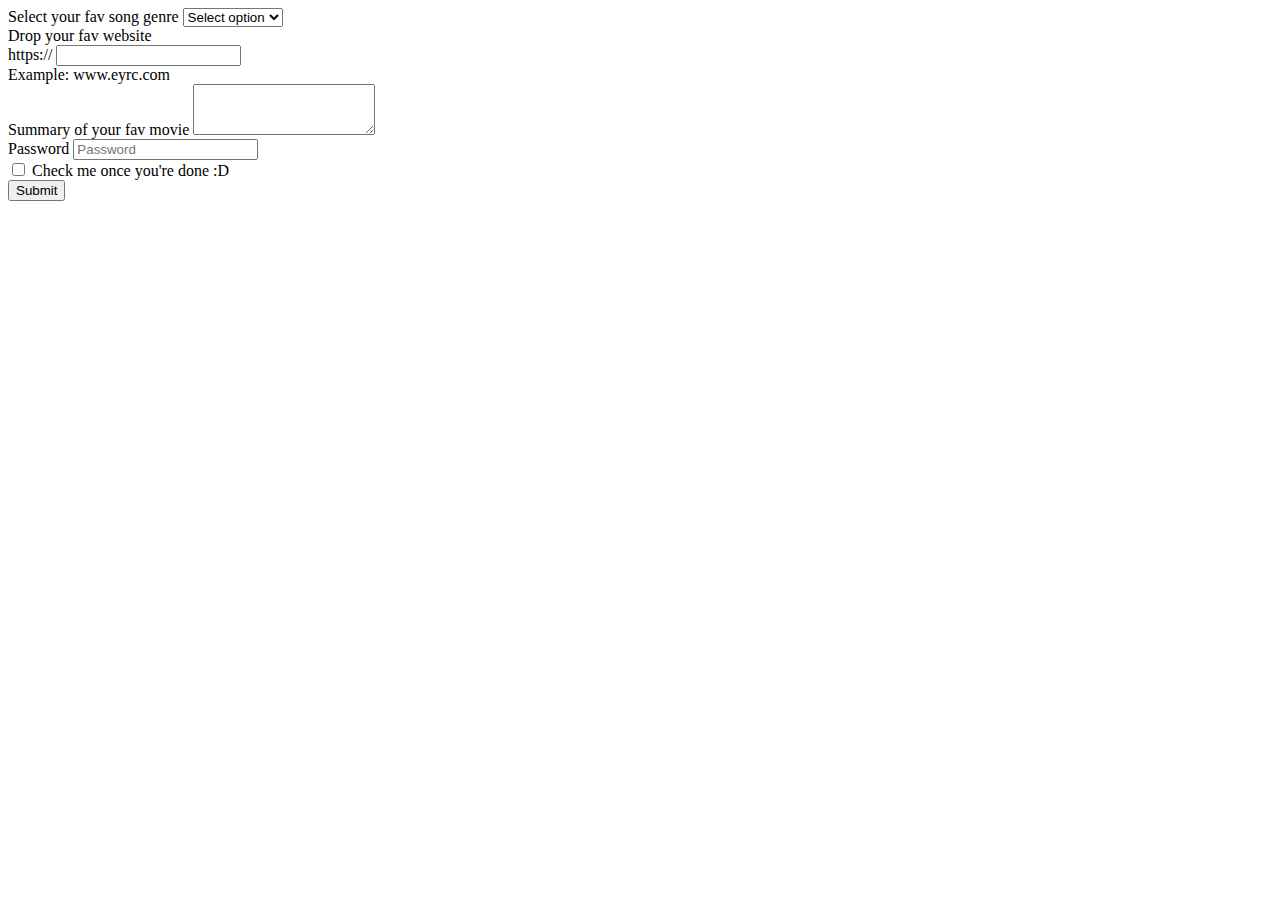
<file: control-panel/form-examples/index.html>
<!DOCTYPE html>
<html>

<head>
    <meta name="viewport" content="width=device-width, initial-scale=1.0">
    <meta charset="utf-8">
    <meta name="viewport" content="width=device-width, initial-scale=1">
    <title>Form Examples</title>
    <link href="https://cdn.jsdelivr.net/npm/bootstrap@5.3.0-alpha1/dist/css/bootstrap.min.css" rel="stylesheet"
        integrity="sha384-GLhlTQ8iRABdZLl6O3oVMWSktQOp6b7In1Zl3/Jr59b6EGGoI1aFkw7cmDA6j6gD" crossorigin="anonymous">
</head>

<body class="w-90 mt-md-5 container px-4">

    <form>

        <!-- select list -->
        <div class="form-group mb-3">
            <label for="exampleFormControlSelect1">Select your fav song genre</label>
            <select class="form-control" id="exampleFormControlSelect1">
                <option>Select option</option>
                <option>pop</option>
                <option>ballad</option>
                <option>rap</option>
                <option>rock</option>
                <option>hip hop</option>
                <option>country</option>
                <option>jazz</option>
                <option>classics</option>
                <option>not listed</option>
            </select>
        </div>

        <!-- http form -->
        <div class="mb-3">
            <label for="basic-url" class="form-label">Drop your fav website</label>
            <div class="input-group">
                <span class="input-group-text" id="basic-addon3">https://</span>
                <input type="text" class="form-control" id="basic-url" aria-describedby="basic-addon3">
            </div>
            <div class="form-text">Example: www.eyrc.com</div>
        </div>

        <!-- text area -->
        <div class="form-group mb-3">
            <label for="exampleFormControlTextarea1">Summary of your fav movie</label>
            <textarea class="form-control" id="exampleFormControlTextarea1" rows="3"></textarea>
        </div>

        <!-- password -->
        <div class="form-group mb-4">
            <label for="exampleInputPassword1">Password</label>
            <input type="password" class="form-control" id="exampleInputPassword1" placeholder="Password">
        </div>

        <!-- checkbox -->
        <div class="form-check mb-5">
            <input type="checkbox" class="form-check-input" id="exampleCheck1">
            <label class="form-check-label" for="exampleCheck1">Check me once you're done :D</label>
        </div>

        <button type="submit" class="btn btn-primary">Submit</button>
    </form>


    <!-- bootstrap js -->
    <link href="https://cdn.jsdelivr.net/npm/bootstrap@5.3.0-alpha1/dist/css/bootstrap.min.css" rel="stylesheet"
        integrity="sha384-GLhlTQ8iRABdZLl6O3oVMWSktQOp6b7In1Zl3/Jr59b6EGGoI1aFkw7cmDA6j6gD" crossorigin="anonymous">
</body>

</html>
</file>
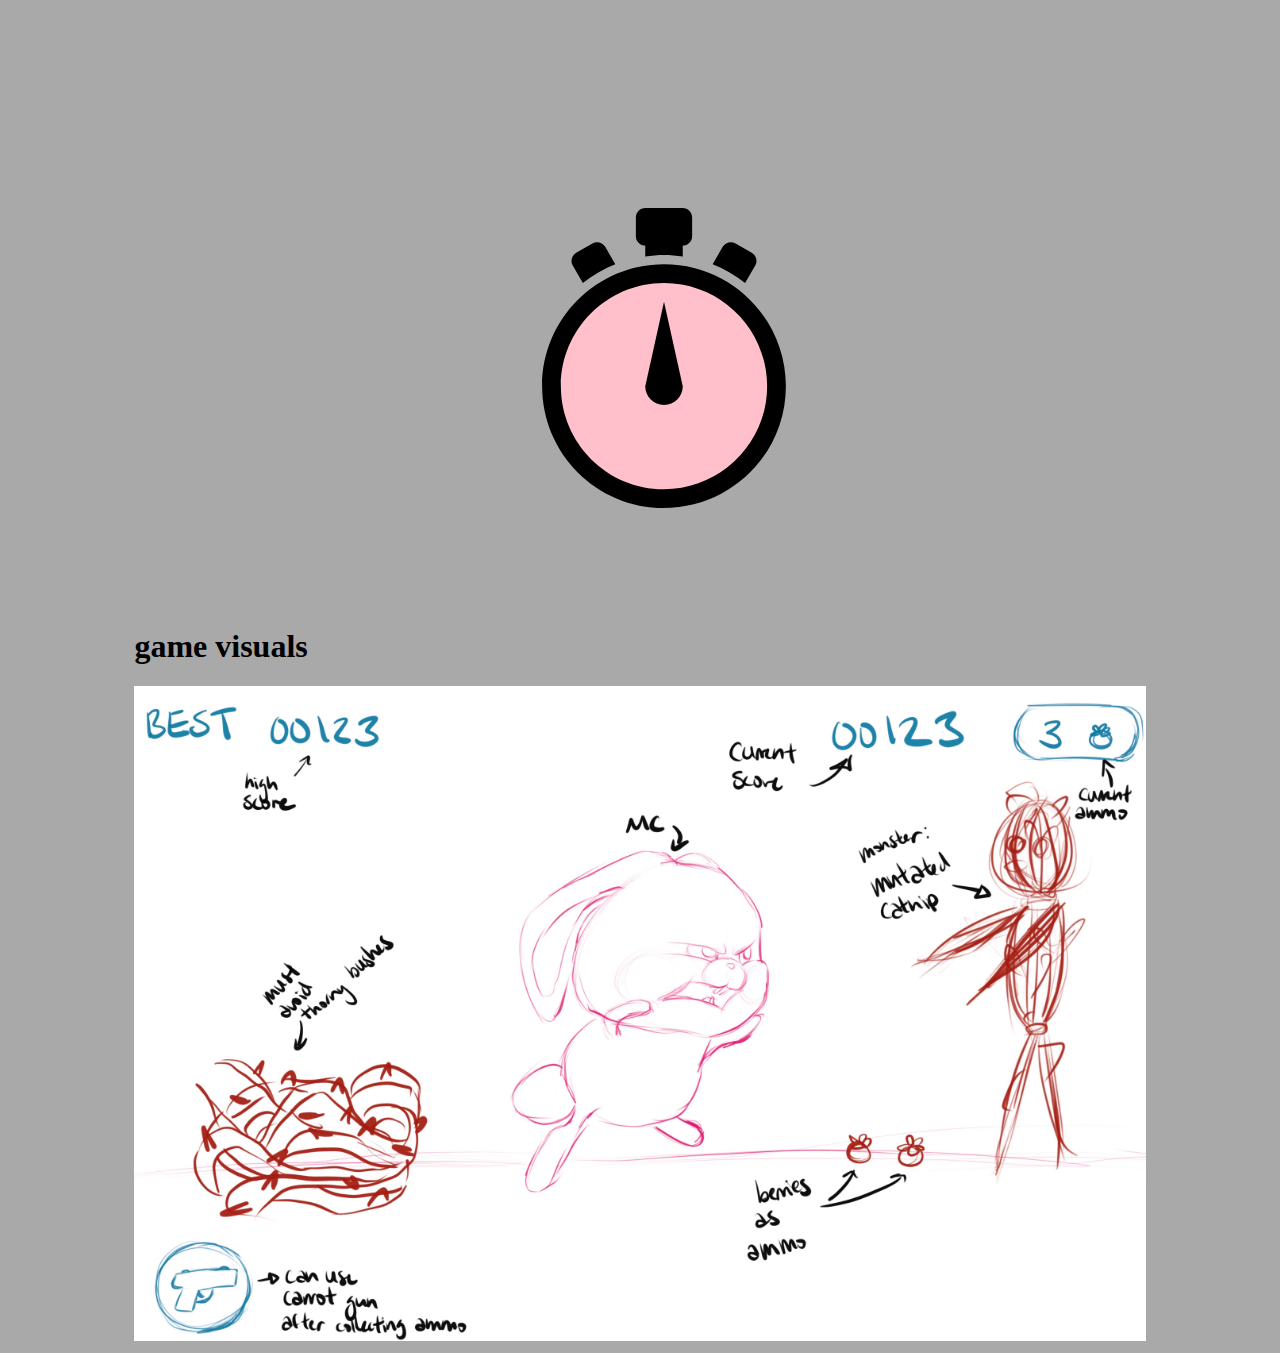
<file: game-ui/assets/index.html>
<!DOCTYPE html>
<html lang="en">
<head>
    <meta charset="UTF-8">
    <meta http-equiv="X-UA-Compatible" content="IE=edge">
    <meta name="viewport" content="width=device-width, initial-scale=1.0">
    <title>Stopwatch</title>
    <link rel="stylesheet" href="style.css" /> 
</head>
<body>
    <div id="stopwatch" class="stopwatch">
        <div class="background"></div>
        <img src="bezel.svg" alt="bezel" class="bezel">
        <img src="button.svg" alt="button" class="button">
        <img src="needle.svg" alt="needle" class="needle">

    </div>

    <script src="script.js"></script>


    <div class="assignment">
        <h1>game visuals</h1>
        <img src="Untitled_Artwork copy.jpg" alt="stuff">
    </div>

</body>
</html>
</file>
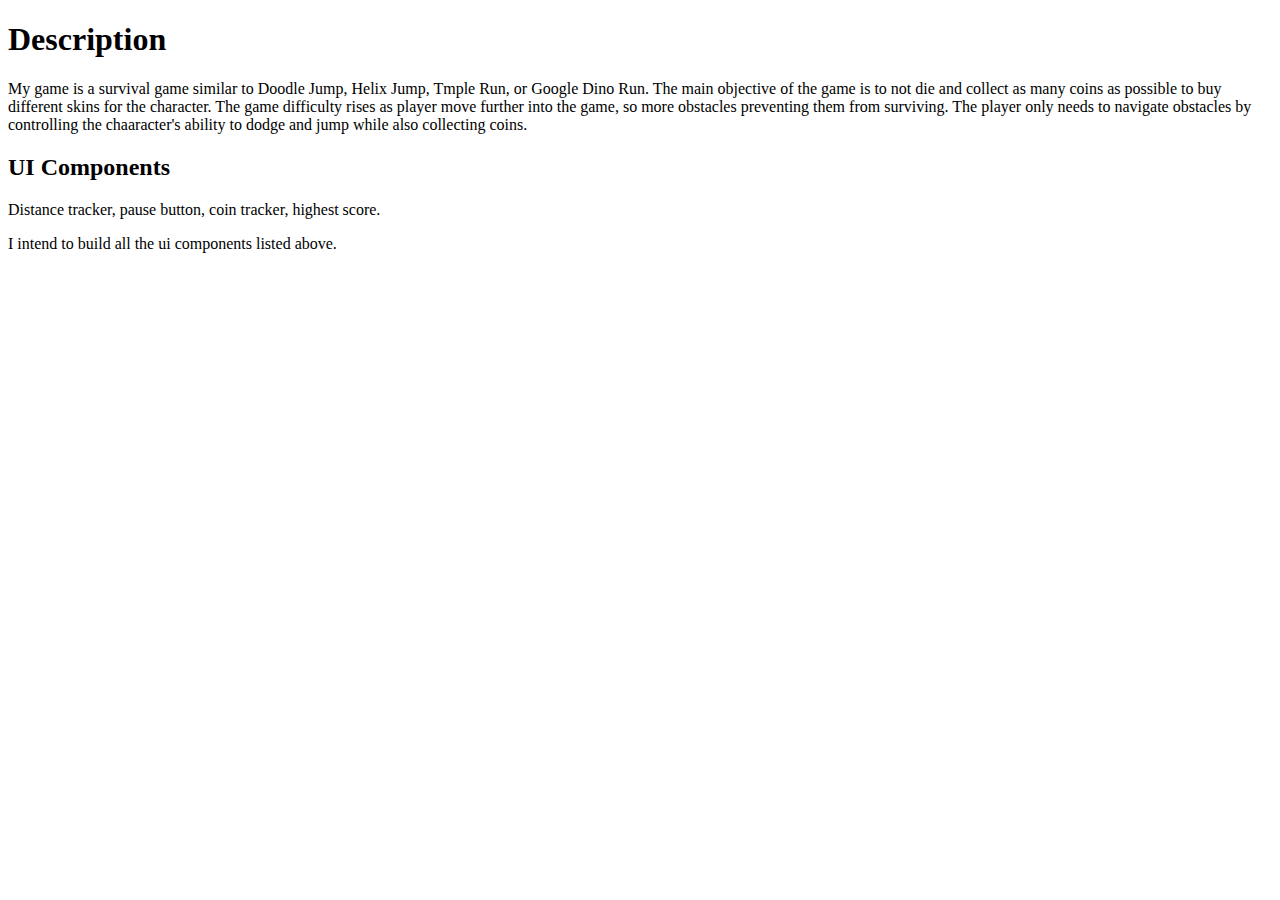
<file: game-ui/concept/index.html>
<!DOCTYPE html>
<html>

<head>
    <meta name="viewport" content="width=device-width, initial-scale=1.0">
    <meta charset="utf-8">
    <meta name="viewport" content="width=device-width, initial-scale=1">
    <title>Concept</title>
</head>

<body>
    <h1>Description</h1>
    <p>
        My game is a survival game similar to Doodle Jump, Helix Jump, Tmple Run, or Google Dino Run. The main objective of the game is to not die and collect as many coins as possible to buy different skins for the character. The game difficulty rises as player move further into the game, so more obstacles preventing them from surviving. The player only needs to navigate obstacles by controlling the chaaracter's ability to dodge and jump while also collecting coins.
    </p>
    <h2>UI Components</h2>
    <p>
        Distance tracker, pause button, coin tracker, highest score.
    </p>
    <p>
        I intend to build all the ui components listed above.
    </p>
</body>

</html>
</file>
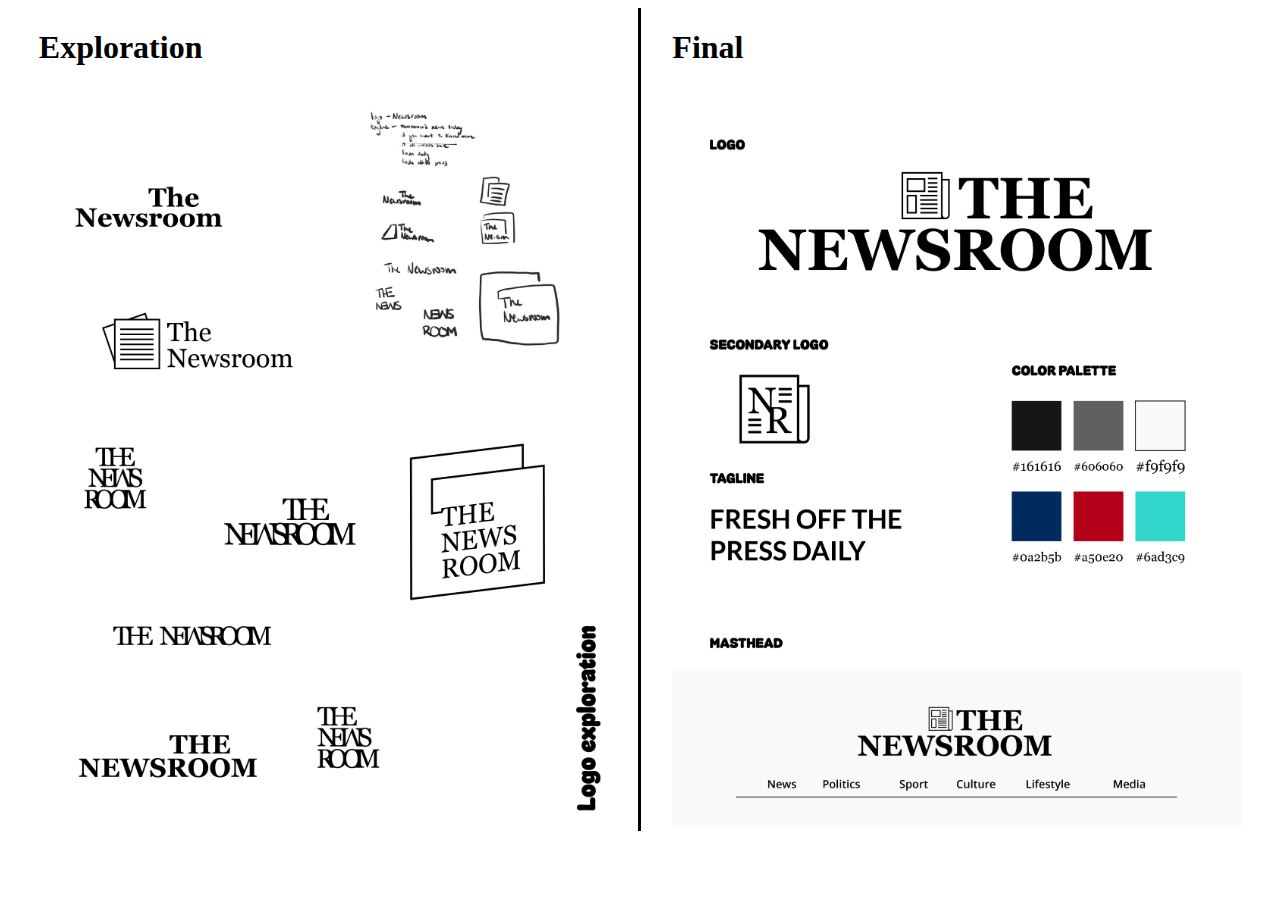
<file: news-story-template/news-site-branding/index.html>
<!DOCTYPE html>
<html>

<head>
  <meta name="viewport" content="width=device-width, initial-scale=1.0">
  <title>Branding</title>
  <style>
    div{
        display: flex;
        justify-content: space-evenly;
    }
    vh{
        border-left: 3px solid black;
    }
    img {
      max-width: 100%;
    }
    column{
        max-width: 45%;
    }
  </style>
</head>

<body>
    <div>
        <column>
            <h1>Exploration</h1>
            <img src="news-01.jpg" alt="logo">
        </column>
        <vh></vh>
        <column>
            <h1>Final</h1>
            <img src="news-02.jpg" alt="brand">
        </column>
    </div>
</body>

</html>
</file>
<file: game-ui/assets/style.css>
body{
  background-color: darkgray;  
}

.stopwatch{
    position: relative;
    width: 300px;
    height: 300px;
    left: 40%;
    top: 200px;
}

.stopwatch > *{
    position: absolute;
    top: auto;
    left: auto;
    width: 100%;
}

.rotate{
    transform: rotate(45deg);
}

.needle{
    transform-origin: 50%, 60%;
}

.background{
    height: 80%;
    width: 80%;
    background-color: pink;
    border-radius: 50%;
    bottom: 0;
    top: auto;
    left: 50%;
    transform: translateX(-50%);
    transition: 200ms;
}

.stopwatch.danger .backbround{
    background-color: red ;
}

.stopwatch:active .background{
    background-color: aliceblue;
}

.stopwatch:active .button{
    transform: translateY(2%);
}

.stopwatch.running .needle{
    animation: needle-rotate 10s linear infinite forwards;
}

@keyframes needle-rotate {
    from {
        transform: rotate(0deg);
    }
    to {
        transform: rotate(360deg);
    }
}

.assignment{
    margin-top: 20rem;
    width: 80%;
    margin-left: auto;
    margin-right: auto;
}

img{
    width: 100%;
}
</file>
